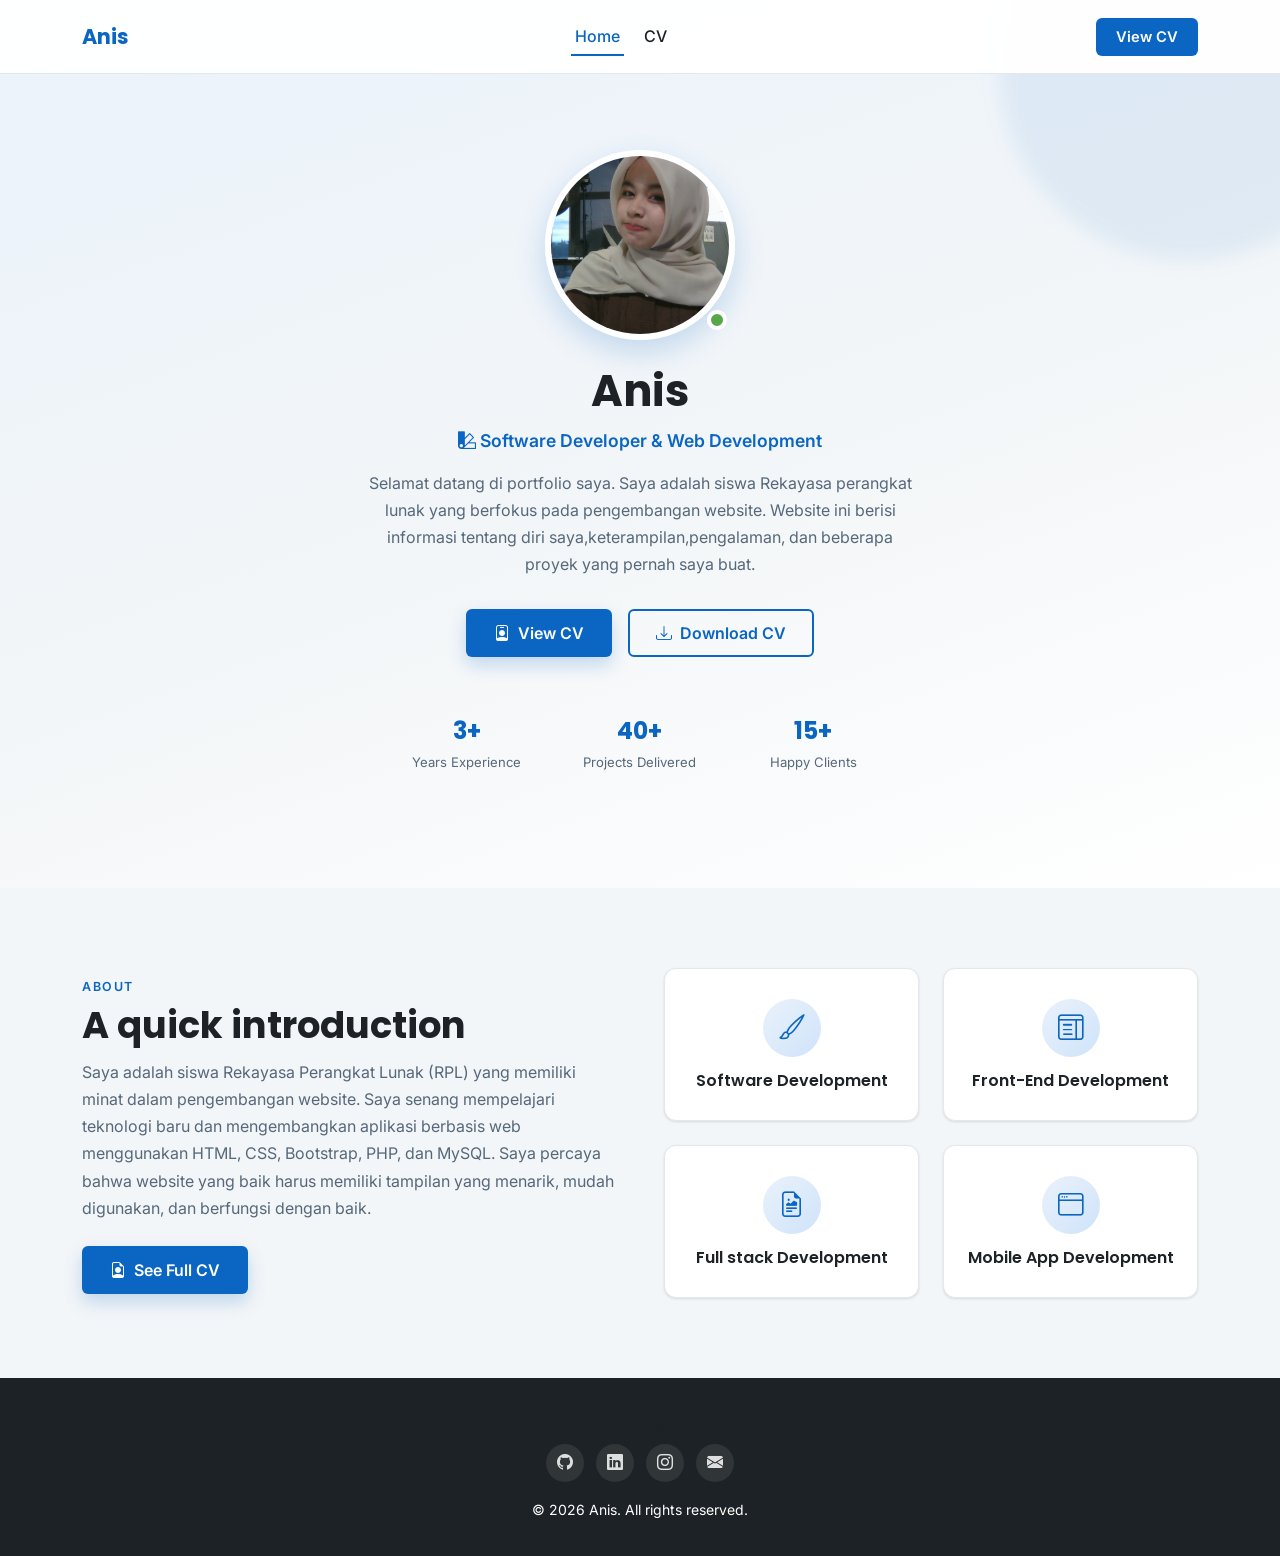
<file: index.html>
<!DOCTYPE html>
<html lang="en">
<head>
  <meta charset="UTF-8">
  <meta name="viewport" content="width=device-width, initial-scale=1.0">
  <title>Anis — Software Developer</title>
  <meta name="description" content="Personal portfolio of Anis, Graphic Designer. View home and CV.">

  <!-- Google Fonts -->
  <link rel="preconnect" href="https://fonts.googleapis.com">
  <link rel="preconnect" href="https://fonts.gstatic.com" crossorigin>
  <link href="https://fonts.googleapis.com/css2?family=Inter:wght@400;500;600&family=Poppins:wght@500;600;700&display=swap" rel="stylesheet">

  <!-- Bootstrap 5 CSS (CDN) -->
  <link href="https://cdn.jsdelivr.net/npm/bootstrap@5.3.3/dist/css/bootstrap.min.css" rel="stylesheet">

  <!-- Bootstrap Icons (CDN) -->
  <link rel="stylesheet" href="https://cdn.jsdelivr.net/npm/bootstrap-icons@1.11.3/font/bootstrap-icons.css">

  <!-- Custom stylesheet -->
  <link rel="stylesheet" href="style.css">
</head>
<body>

  <!-- =====================================================
       NAVBAR — hanya Home & CV
  ====================================================== -->
  <nav class="navbar navbar-expand-lg navbar-custom fixed-top">
    <div class="container">
      <a class="navbar-brand navbar-brand-custom" href="index.html">Anis</a>

      <button class="navbar-toggler border-0" type="button" data-bs-toggle="collapse" data-bs-target="#mainNavbar" aria-controls="mainNavbar" aria-expanded="false" aria-label="Toggle navigation">
        <i class="bi bi-list fs-1 text-primary-custom"></i>
      </button>

      <div class="collapse navbar-collapse" id="mainNavbar">
        <ul class="navbar-nav mx-auto mt-3 mt-lg-0">
          <li class="nav-item"><a class="nav-link active" href="#home">Home</a></li>
          <li class="nav-item"><a class="nav-link" href="cv.html">CV</a></li>
        </ul>
        <a href="cv.html" class="btn btn-contact-nav mt-3 mt-lg-0">View CV</a>
      </div>
    </div>
  </nav>

  <main>
    <!-- =====================================================
         HERO SECTION
    ====================================================== -->
    <section id="home" class="hero-section text-center">
      <div class="container">
        <div class="hero-avatar-wrap hero-animate">
          <img src="profile.jpg" alt="Kelly Adams profile photo">
          <span class="hero-status-badge" title="Open to work"></span>
        </div>

        <h1 class="hero-name hero-animate delay-1">Anis</h1>
        <p class="hero-role hero-animate delay-1">
          <i class="bi bi-palette2 me-1"></i>Software Developer &amp; Web Development
        </p>
        <p class="hero-desc hero-animate delay-2">
          Selamat datang di portfolio saya. Saya adalah siswa Rekayasa perangkat lunak yang berfokus pada
          pengembangan website. Website ini berisi informasi tentang diri saya,keterampilan,pengalaman, dan beberapa proyek yang pernah saya buat.
        </p>

        <div class="d-flex flex-column flex-sm-row justify-content-center gap-3 hero-animate delay-3">
          <a href="cv.html" class="btn btn-hero-primary">
            <i class="bi bi-person-badge me-2"></i>View CV
          </a>
          <a href="assets/CV-Kelly-Adams.pdf" class="btn btn-hero-outline js-download-cv" download>
            <i class="bi bi-download me-2"></i>Download CV
          </a>
        </div>

        <!-- Ringkas angka pencapaian -->
        <div class="row hero-stats fade-in">
          <div class="col-4 stat-box">
            <div class="stat-num">3+</div>
            <div class="stat-label">Years Experience</div>
          </div>
          <div class="col-4 stat-box">
            <div class="stat-num">40+</div>
            <div class="stat-label">Projects Delivered</div>
          </div>
          <div class="col-4 stat-box">
            <div class="stat-num">15+</div>
            <div class="stat-label">Happy Clients</div>
          </div>
        </div>
      </div>
    </section>

    <!-- =====================================================
         RINGKASAN SINGKAT — cukup untuk mengarahkan ke CV
    ====================================================== -->
    <section id="about-brief" class="bg-soft">
      <div class="container">
        <div class="row align-items-center g-5">
          <div class="col-lg-6 fade-in">
            <span class="section-eyebrow">About</span>
            <h2 class="section-title">A quick introduction</h2>
            <p style="color: var(--color-text-muted);">
              Saya adalah siswa Rekayasa Perangkat Lunak (RPL) yang memiliki minat dalam
              pengembangan website. Saya senang mempelajari teknologi baru dan mengembangkan 
              aplikasi berbasis web menggunakan HTML, CSS, Bootstrap, PHP, dan MySQL.
              Saya percaya bahwa website yang baik harus memiliki tampilan yang menarik, mudah digunakan, dan berfungsi dengan baik.
            </p>
            <a href="cv.html" class="btn btn-hero-primary mt-2">
              <i class="bi bi-file-earmark-person me-2"></i>See Full CV
            </a>
          </div>

          <div class="col-lg-6">
            <div class="row g-4">
              <div class="col-6 fade-in">
                <div class="card-custom skill-card">
                  <div class="skill-icon"><i class="bi bi-brush"></i></div>
                  <h6>Software Development</h6>
                </div>
              </div>
              <div class="col-6 fade-in">
                <div class="card-custom skill-card">
                  <div class="skill-icon"><i class="bi bi-layout-text-window"></i></div>
                  <h6>Front-End Development</h6>
                </div>
              </div>
              <div class="col-6 fade-in">
                <div class="card-custom skill-card">
                  <div class="skill-icon"><i class="bi bi-file-earmark-richtext"></i></div>
                  <h6>Full stack Development</h6>
                </div>
              </div>
              <div class="col-6 fade-in">
                <div class="card-custom skill-card">
                  <div class="skill-icon"><i class="bi bi-window"></i></div>
                  <h6>Mobile App Development</h6>
                </div>
              </div>
            </div>
          </div>
        </div>
      </div>
    </section>
  </main>

  <!-- =====================================================
       FOOTER
  ====================================================== -->
  <footer class="footer-custom text-center">
    <div class="container">
      <h5 class="fw-bold mb-2">Anis</h5>
      <div class="footer-social mb-3">
        <a href="https://github.com/" target="_blank" rel="noopener" aria-label="GitHub"><i class="bi bi-github"></i></a>
        <a href="https://linkedin.com/" target="_blank" rel="noopener" aria-label="LinkedIn"><i class="bi bi-linkedin"></i></a>
        <a href="https://instagram.com/" target="_blank" rel="noopener" aria-label="Instagram"><i class="bi bi-instagram"></i></a>
        <a href="mailto:anis87@gmail.com" aria-label="Email"><i class="bi bi-envelope-fill"></i></a>
      </div>
      <p class="mb-0 small">&copy; <span class="current-year">2026</span> Anis. All rights reserved.</p>
    </div>
  </footer>

  <button id="scrollTopBtn" class="btn-scroll-top" aria-label="Back to top">
    <i class="bi bi-arrow-up"></i>
  </button>

  <!-- Bootstrap 5 JS Bundle (CDN) -->
  <script src="https://cdn.jsdelivr.net/npm/bootstrap@5.3.3/dist/js/bootstrap.bundle.min.js"></script>
  <script src="script.js"></script>
</body>
</html>
</file>
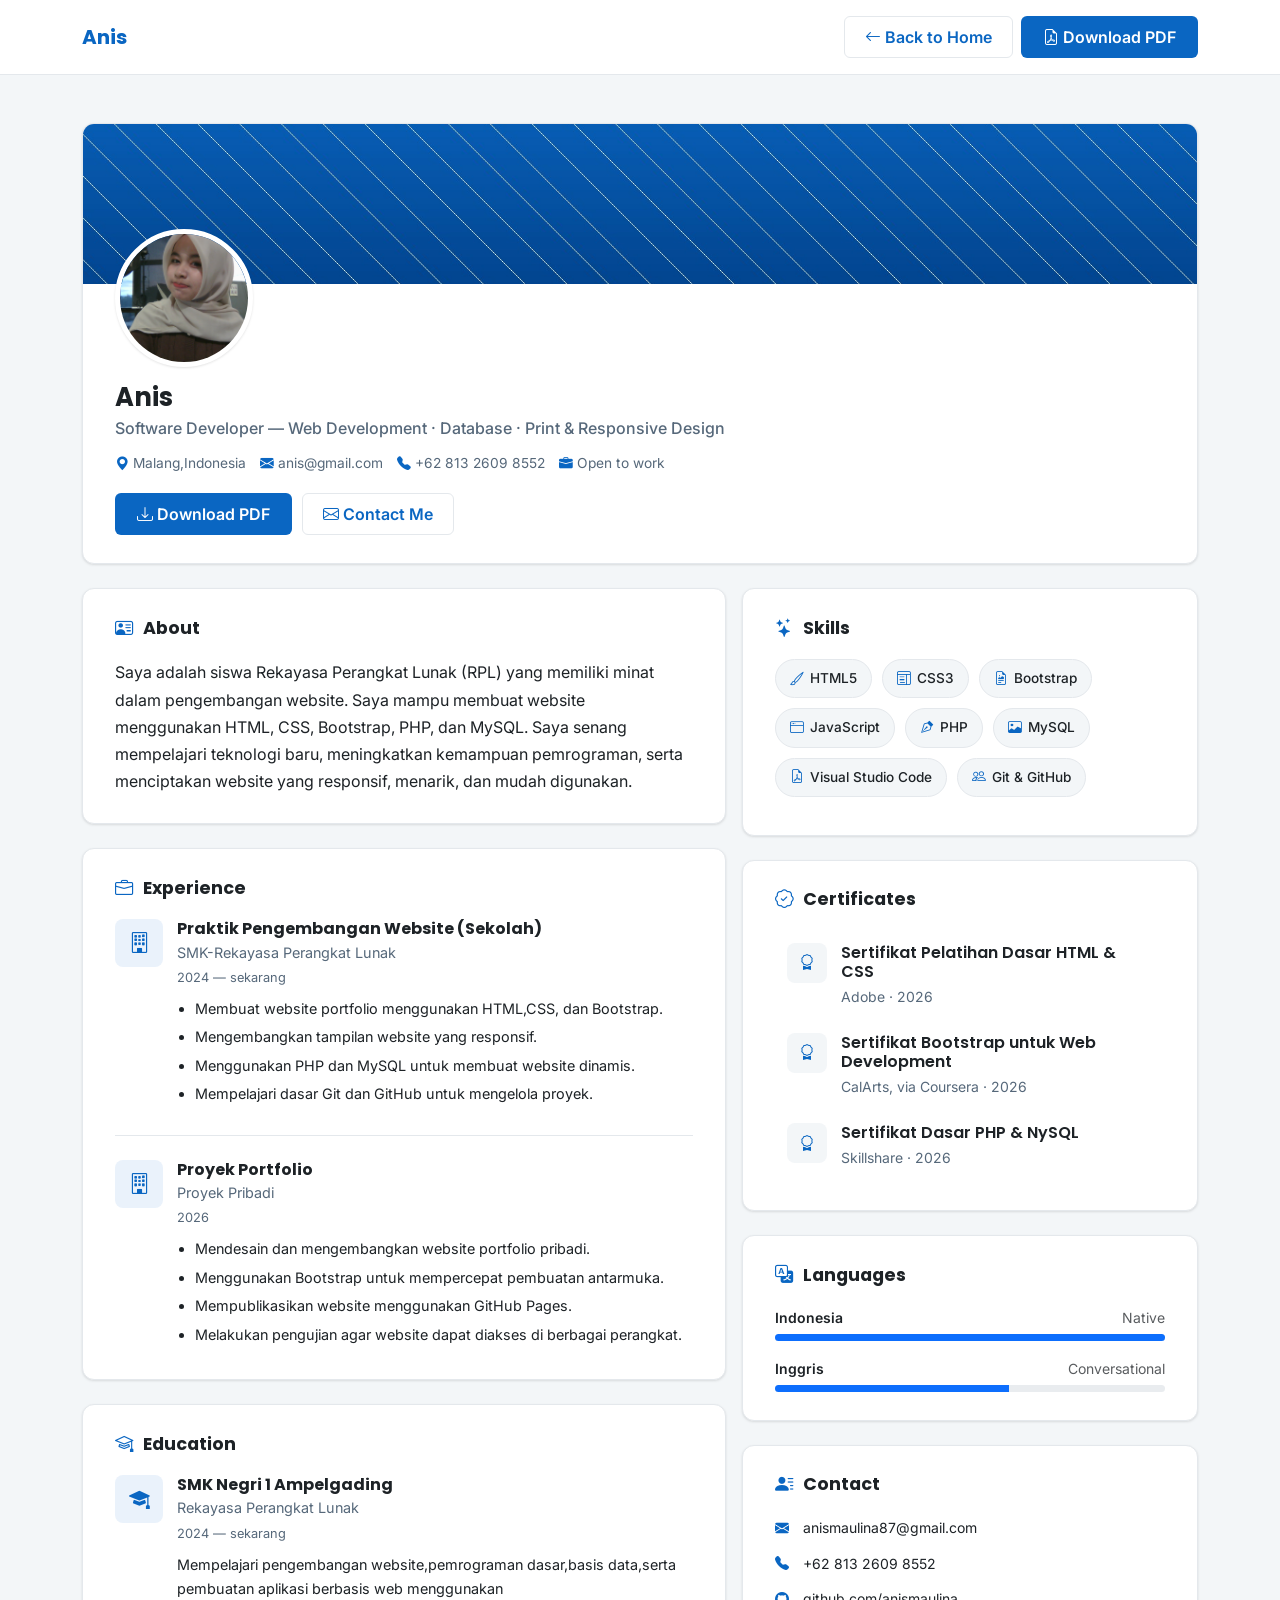
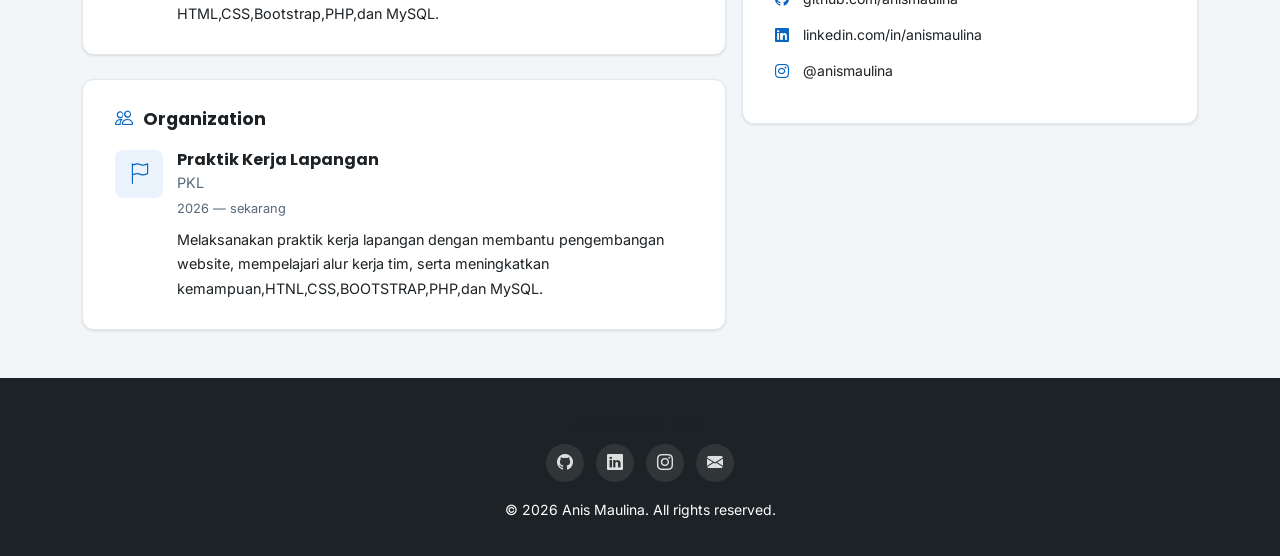
<file: cv.html>
<!DOCTYPE html>
<html lang="en">
<head>
  <meta charset="UTF-8">
  <meta name="viewport" content="width=device-width, initial-scale=1.0">
  <title>CV — Anis | Software Developer</title>
  <meta name="description" content="Curriculum Vitae of Kelly Adams, Graphic Designer, in a LinkedIn-style profile layout.">

  <!-- Google Fonts -->
  <link rel="preconnect" href="https://fonts.googleapis.com">
  <link rel="preconnect" href="https://fonts.gstatic.com" crossorigin>
  <link href="https://fonts.googleapis.com/css2?family=Inter:wght@400;500;600&family=Poppins:wght@500;600;700&display=swap" rel="stylesheet">

  <!-- Bootstrap 5 CSS (CDN) -->
  <link href="https://cdn.jsdelivr.net/npm/bootstrap@5.3.3/dist/css/bootstrap.min.css" rel="stylesheet">

  <!-- Bootstrap Icons (CDN) -->
  <link rel="stylesheet" href="https://cdn.jsdelivr.net/npm/bootstrap-icons@1.11.3/font/bootstrap-icons.css">

  <!-- Custom stylesheet -->
  <link rel="stylesheet" href="style.css">
</head>
<body class="bg-soft">

  <!-- =====================================================
       ACTION BAR — Kembali ke Home / Download PDF
  ====================================================== -->
  <div class="cv-page-actions">
    <div class="container d-flex justify-content-between align-items-center flex-wrap gap-2">
      <a href="index.html" class="navbar-brand-custom fs-5">Anis</a>
      <div class="d-flex gap-2">
        <a href="index.html" class="btn btn-cv-back">
          <i class="bi bi-arrow-left me-1"></i>Back to Home
        </a>
        <a href="assets/CV-Anis.pdf" class="btn btn-cv-download js-download-cv" download>
          <i class="bi bi-file-earmark-pdf me-1"></i>Download PDF
        </a>
      </div>
    </div>
  </div>

  <main class="py-5">
    <div class="container">

      <!-- =====================================================
           PROFILE CARD — ala header profil LinkedIn
      ====================================================== -->
      <div class="linkedin-profile-card fade-in">
        <div class="profile-cover" style="background-image:url('cover-banner.jpg'); background-size: cover; background-position: center;"></div>
        <div class="profile-body">
          <img src="profile.jpg" alt="Anis profile photo" class="profile-avatar">

          <h1 class="profile-name">Anis</h1>
          <p class="profile-headline">Software Developer — Web Development · Database · Print &amp; Responsive Design </p>

          <div class="profile-meta">
            <span><i class="bi bi-geo-alt-fill"></i>Malang,Indonesia</span>
            <span><i class="bi bi-envelope-fill"></i>anis@gmail.com</span>
            <span><i class="bi bi-telephone-fill"></i>+62 813 2609 8552</span>
            <span><i class="bi bi-briefcase-fill"></i>Open to work</span>
          </div>

          <div class="profile-actions">
            <a href="CV-Anis.pdf" class="btn btn-cv-download js-download-cv" download>
              <i class="bi bi-download me-1"></i>Download PDF
            </a>
            <a href="mailto:anis@email.com" class="btn btn-cv-back">
              <i class="bi bi-envelope me-1"></i>Contact Me
            </a>
          </div>
        </div>
      </div>

      <div class="row g-4 cv-layout">
        <!-- ============ MAIN COLUMN ============ -->
        <div class="col-lg-7">

          <!-- About -->
          <div class="cv-section-card fade-in">
            <h2 class="cv-section-title"><i class="bi bi-person-vcard"></i>About</h2>
            <p class="mb-0" style="color: var(--color-text);">
              Saya adalah siswa Rekayasa Perangkat Lunak (RPL) yang memiliki minat dalam pengembangan website. 
              Saya mampu membuat website menggunakan HTML, CSS, Bootstrap, PHP, dan MySQL. 
              Saya senang mempelajari teknologi baru, meningkatkan kemampuan pemrograman, serta menciptakan website yang responsif, menarik, dan mudah digunakan.
            </p>
          </div>

          <!-- Experience -->
          <div class="cv-section-card fade-in">
            <h2 class="cv-section-title"><i class="bi bi-briefcase"></i>Experience</h2>

            <div class="cv-timeline-item">
              <div class="cv-timeline-logo"><i class="bi bi-building"></i></div>
              <div class="flex-grow-1">
                <h6>Praktik Pengembangan Website (Sekolah)</h6>
                <p class="cv-timeline-sub">SMK-Rekayasa Perangkat Lunak</p>
                <span class="cv-timeline-date">2024 — sekarang</span>
                <ul>
                  <li>Membuat website portfolio menggunakan HTML,CSS, dan Bootstrap.</li>
                  <li>Mengembangkan tampilan website yang responsif.</li>
                  <li>Menggunakan PHP dan MySQL untuk membuat website dinamis.</li>
                  <li>Mempelajari dasar Git dan GitHub untuk mengelola proyek.</li>
                </ul>
              </div>
            </div>

            <div class="cv-timeline-item">
              <div class="cv-timeline-logo"><i class="bi bi-building"></i></div>
              <div class="flex-grow-1">
                <h6>Proyek Portfolio</h6>
                <p class="cv-timeline-sub">Proyek Pribadi</p>
                <span class="cv-timeline-date">2026</span>
                <ul>
                  <li>Mendesain dan mengembangkan website portfolio pribadi.</li>
                  <li>Menggunakan Bootstrap untuk mempercepat pembuatan antarmuka.</li>
                  <li>Mempublikasikan website menggunakan GitHub Pages.</li>
                  <li>Melakukan pengujian agar website dapat diakses di berbagai perangkat.</li>
                </ul>
              </div>
            </div>
          </div>

          <!-- Education -->
          <div class="cv-section-card fade-in">
            <h2 class="cv-section-title"><i class="bi bi-mortarboard"></i>Education</h2>

            <div class="cv-timeline-item">
              <div class="cv-timeline-logo"><i class="bi bi-mortarboard-fill"></i></div>
              <div class="flex-grow-1">
                <h6>SMK Negri 1 Ampelgading</h6>
                <p class="cv-timeline-sub">Rekayasa Perangkat Lunak </p>
                <span class="cv-timeline-date">2024 — sekarang</span>
                <p class="desc">Mempelajari pengembangan website,pemrograman dasar,basis data,serta pembuatan aplikasi berbasis web menggunakan HTML,CSS,Bootstrap,PHP,dan MySQL.</p>
              </div>
            </div>

            <!--div class="cv-timeline-item">
              <div class="cv-timeline-logo"><i class="bi bi-mortarboard-fill"></i></div>
              <div class="flex-grow-1">
                <h6>Bachelor of Fine Arts, Graphic Design</h6>
                <p class="cv-timeline-sub">Rochester Institute of Technology, Rochester, NY</p>
                <span class="cv-timeline-date">2022 — 2026</span>
                <p class="desc">Built a strong foundation in design fundamentals, print production, and digital media across a four-year studio program.</p>
          </div-->
          </div>

          <!-- Organization -->
          <div class="cv-section-card fade-in mb-0">
            <h2 class="cv-section-title"><i class="bi bi-people"></i>Organization</h2>

            <div class="cv-timeline-item">
              <div class="cv-timeline-logo"><i class="bi bi-flag"></i></div>
              <div class="flex-grow-1">
                <h6>Praktik Kerja Lapangan</h6>
                <p class="cv-timeline-sub">PKL</p>
                <span class="cv-timeline-date">2026 — sekarang</span>
                <p class="desc">Melaksanakan praktik kerja lapangan dengan membantu pengembangan website, mempelajari alur kerja tim, serta meningkatkan kemampuan,HTNL,CSS,BOOTSTRAP,PHP,dan MySQL.</p>
              </div>
            </div>
          </div>

        </div>

        <!-- ============ SIDE COLUMN ============ -->
        <div class="col-lg-5">

          <!-- Skills -->
          <div class="cv-section-card fade-in">
            <h2 class="cv-section-title"><i class="bi bi-stars"></i>Skills</h2>
            <div>
              <span class="cv-skill-badge"><i class="bi bi-brush"></i>HTML5</span>
              <span class="cv-skill-badge"><i class="bi bi-layout-text-window"></i>CSS3</span>
              <span class="cv-skill-badge"><i class="bi bi-file-earmark-richtext"></i>Bootstrap</span>
              <span class="cv-skill-badge"><i class="bi bi-window"></i>JavaScript</span>
              <span class="cv-skill-badge"><i class="bi bi-vector-pen"></i>PHP</span>
              <span class="cv-skill-badge"><i class="bi bi-image"></i>MySQL</span>
              <span class="cv-skill-badge"><i class="bi bi-file-earmark-pdf"></i>Visual Studio Code</span>
              <span class="cv-skill-badge"><i class="bi bi-people"></i>Git & GitHub </span>
            </div>
          </div>

          <!-- Certificates -->
          <div class="cv-section-card fade-in">
            <h2 class="cv-section-title"><i class="bi bi-patch-check"></i>Certificates</h2>

            <div class="cv-cert-item">
              <div class="cv-cert-icon"><i class="bi bi-award"></i></div>
              <div>
                <h6 class="mb-1 fw-semibold">Sertifikat Pelatihan Dasar HTML & CSS</h6>
                <p class="small mb-0" style="color: var(--color-text-muted);">Adobe · 2026</p>
              </div>
            </div>

            <div class="cv-cert-item">
              <div class="cv-cert-icon"><i class="bi bi-award"></i></div>
              <div>
                <h6 class="mb-1 fw-semibold">Sertifikat Bootstrap untuk Web Development</h6>
                <p class="small mb-0" style="color: var(--color-text-muted);">CalArts, via Coursera · 2026</p>
              </div>
            </div>

            <div class="cv-cert-item">
              <div class="cv-cert-icon"><i class="bi bi-award"></i></div>
              <div>
                <h6 class="mb-1 fw-semibold">Sertifikat Dasar PHP & NySQL</h6>
                <p class="small mb-0" style="color: var(--color-text-muted);">Skillshare · 2026</p>
              </div>
            </div>
          </div>

          <!-- Languages -->
          <div class="cv-section-card fade-in">
            <h2 class="cv-section-title"><i class="bi bi-translate"></i>Languages</h2>

            <div class="mb-3">
              <div class="d-flex justify-content-between small mb-1">
                <span class="fw-semibold">Indonesia</span>
                <span class="text-muted">Native</span>
              </div>
              <div class="progress" style="height:7px; border-radius:4px;">
                <div class="progress-bar bg-primary" style="width: 100%"></div>
              </div>
            </div>

            <div class="mb-0">
              <div class="d-flex justify-content-between small mb-1">
                <span class="fw-semibold">Inggris</span>
                <span class="text-muted">Conversational</span>
              </div>
              <div class="progress" style="height:7px; border-radius:4px;">
                <div class="progress-bar bg-primary" style="width: 60%"></div>
              </div>
            </div>
          </div>

          <!-- Contact -->
          <div class="cv-section-card fade-in mb-0">
            <h2 class="cv-section-title"><i class="bi bi-person-lines-fill"></i>Contact</h2>
            <ul class="list-unstyled mb-0 small cv-contact-list">
              <li><i class="bi bi-envelope-fill"></i><a href="mailto:anismaulina87@gmail.com">anismaulina87@gmail.com</a></li>
              <li><i class="bi bi-telephone-fill"></i><a href="tel:+6281326098552">+62 813 2609 8552</a></li>
              <li><i class="bi bi-github"></i><a href="https://github.com/" target="_blank" rel="noopener">github.com/anismaulina</a></li>
              <li><i class="bi bi-linkedin"></i><a href="https://linkedin.com/" target="_blank" rel="noopener">linkedin.com/in/anismaulina</a></li>
              <li><i class="bi bi-instagram"></i><a href="https://instagram.com/" target="_blank" rel="noopener">@anismaulina</a></li>
            </ul>
          </div>

        </div>
      </div>
    </div>
  </main>

  <!-- =====================================================
       FOOTER
  ====================================================== -->
  <footer class="footer-custom text-center">
    <div class="container">
      <h5 class="fw-bold mb-2">Anis Maulina</h5>
      <div class="footer-social mb-3">
        <a href="https://github.com/" target="_blank" rel="noopener" aria-label="GitHub"><i class="bi bi-github"></i></a>
        <a href="https://linkedin.com/" target="_blank" rel="noopener" aria-label="LinkedIn"><i class="bi bi-linkedin"></i></a>
        <a href="https://instagram.com/" target="_blank" rel="noopener" aria-label="Instagram"><i class="bi bi-instagram"></i></a>
        <a href="mailto:anismaulina87@gmail.com" aria-label="Email"><i class="bi bi-envelope-fill"></i></a>
      </div>
      <p class="mb-0 small">&copy; <span class="current-year">2026</span> Anis Maulina. All rights reserved.</p>
    </div>
  </footer>

  <button id="scrollTopBtn" class="btn-scroll-top" aria-label="Back to top">
    <i class="bi bi-arrow-up"></i>
  </button>

  <!-- Bootstrap 5 JS Bundle (CDN) -->
  <script src="https://cdn.jsdelivr.net/npm/bootstrap@5.3.3/dist/js/bootstrap.bundle.min.js"></script>
  <script src="script.js"></script>
</body>
</html>
</file>
<file: style.css>
/* =========================================================
   KELLY ADAMS — PORTFOLIO (HOME + CV)
   Gaya: bersih, profesional, terinspirasi LinkedIn
   ========================================================= */

/* ---------- 1. DESIGN TOKENS ---------- */
:root {
  --color-primary: #0A66C2;   /* LinkedIn blue */
  --color-primary-dark: #004182;
  --color-bg: #F3F6F8;        /* LinkedIn light gray background */
  --color-card: #FFFFFF;
  --color-text: #1D2226;
  --color-text-muted: #56687A;
  --color-border: #E4E8EC;

  --radius-lg: 12px;
  --radius-md: 10px;
  --radius-sm: 8px;

  --shadow-soft: 0 1px 3px rgba(0, 0, 0, 0.08), 0 1px 2px rgba(0, 0, 0, 0.04);
  --shadow-hover: 0 10px 26px rgba(10, 102, 194, 0.16);

  --transition-base: all 0.3s ease;

  --font-display: 'Poppins', sans-serif;
  --font-body: 'Inter', sans-serif;
}

/* ---------- 2. RESET & BASE ---------- */
html { scroll-behavior: smooth; }

body {
  font-family: var(--font-body);
  color: var(--color-text);
  background-color: var(--color-bg);
  line-height: 1.7;
}

h1, h2, h3, h4, h5, h6 {
  font-family: var(--font-display);
  font-weight: 600;
  color: var(--color-text);
}

a { text-decoration: none; transition: var(--transition-base); }

::selection { background: #CFE3FA; color: var(--color-text); }

::-webkit-scrollbar { width: 10px; }
::-webkit-scrollbar-track { background: var(--color-bg); }
::-webkit-scrollbar-thumb { background: #C6D3DD; border-radius: 10px; }
::-webkit-scrollbar-thumb:hover { background: var(--color-primary); }

section { padding: 80px 0; scroll-margin-top: 80px; }

.text-primary-custom { color: var(--color-primary) !important; }
.bg-soft { background-color: var(--color-bg); }

.section-eyebrow {
  font-size: 0.78rem;
  font-weight: 600;
  letter-spacing: 1.5px;
  text-transform: uppercase;
  color: var(--color-primary);
  margin-bottom: 6px;
  display: inline-block;
}

.section-title {
  font-size: clamp(1.6rem, 3vw, 2.3rem);
  font-weight: 700;
  margin-bottom: 0.75rem;
}

.section-subtitle {
  color: var(--color-text-muted);
  max-width: 600px;
  margin: 0 auto;
}

/* ---------- 3. FADE-IN SCROLL REVEAL ---------- */
.fade-in {
  opacity: 0;
  transform: translateY(22px);
  transition: opacity 0.7s ease, transform 0.7s ease;
}
.fade-in.is-visible { opacity: 1; transform: translateY(0); }

@keyframes heroFade {
  from { opacity: 0; transform: translateY(14px); }
  to   { opacity: 1; transform: translateY(0); }
}
.hero-animate { animation: heroFade 0.9s ease forwards; }
.hero-animate.delay-1 { animation-delay: 0.15s; opacity: 0; }
.hero-animate.delay-2 { animation-delay: 0.3s; opacity: 0; }
.hero-animate.delay-3 { animation-delay: 0.45s; opacity: 0; }

/* ---------- 4. NAVBAR (hanya Home & CV) ---------- */
.navbar-custom {
  background-color: rgba(255, 255, 255, 0.95);
  backdrop-filter: blur(10px);
  box-shadow: 0 1px 0 var(--color-border);
  padding-top: 14px;
  padding-bottom: 14px;
  transition: var(--transition-base);
}

.navbar-brand-custom {
  font-family: var(--font-display);
  font-weight: 700;
  font-size: 1.3rem;
  color: var(--color-primary) !important;
}

.navbar-custom .nav-link {
  font-weight: 500;
  color: var(--color-text) !important;
  margin: 0 8px;
  position: relative;
  padding: 6px 4px !important;
}

.navbar-custom .nav-link::after {
  content: '';
  position: absolute;
  left: 0;
  bottom: 0;
  width: 0%;
  height: 2px;
  background-color: var(--color-primary);
  transition: width 0.3s ease;
}

.navbar-custom .nav-link:hover::after,
.navbar-custom .nav-link.active::after { width: 100%; }

.navbar-custom .nav-link:hover,
.navbar-custom .nav-link.active { color: var(--color-primary) !important; }

.btn-contact-nav {
  background-color: var(--color-primary);
  color: #fff !important;
  border-radius: 6px;
  padding: 8px 20px;
  font-weight: 600;
  font-size: 0.92rem;
  border: none;
  transition: var(--transition-base);
}

.btn-contact-nav:hover {
  background-color: var(--color-primary-dark);
  color: #fff !important;
  box-shadow: var(--shadow-hover);
}

/* ---------- 5. HERO SECTION ---------- */
.hero-section {
  position: relative;
  padding: 150px 0 100px;
  background: linear-gradient(160deg, #EAF2FB 0%, #F3F6F8 55%, #FFFFFF 100%);
  overflow: hidden;
}

.hero-section::before {
  content: '';
  position: absolute;
  width: 380px;
  height: 380px;
  border-radius: 50%;
  background: rgba(10, 102, 194, 0.08);
  top: -120px;
  right: -100px;
  filter: blur(10px);
}

.hero-section .container { position: relative; z-index: 1; }

.hero-avatar-wrap {
  position: relative;
  width: 190px;
  height: 190px;
  margin: 0 auto 26px;
}

.hero-avatar-wrap img {
  width: 100%;
  height: 100%;
  object-fit: cover;
  border-radius: 50%;
  border: 6px solid #fff;
  box-shadow: 0 12px 30px rgba(10, 102, 194, 0.2);
}

.hero-status-badge {
  position: absolute;
  bottom: 10px;
  right: 8px;
  background: #57A64A;
  width: 20px;
  height: 20px;
  border-radius: 50%;
  border: 4px solid #fff;
}

.hero-name {
  font-size: clamp(1.9rem, 4vw, 2.7rem);
  font-weight: 700;
}

.hero-role {
  font-size: 1.1rem;
  font-weight: 600;
  color: var(--color-primary);
  margin-bottom: 14px;
}

.hero-desc {
  max-width: 560px;
  margin: 0 auto 30px;
  color: var(--color-text-muted);
}

.btn-hero-primary {
  background-color: var(--color-primary);
  color: #fff;
  border: none;
  padding: 12px 28px;
  border-radius: 6px;
  font-weight: 600;
  transition: var(--transition-base);
  box-shadow: 0 8px 18px rgba(10, 102, 194, 0.22);
}

.btn-hero-primary:hover {
  background-color: var(--color-primary-dark);
  transform: translateY(-3px);
  box-shadow: 0 12px 24px rgba(0, 65, 130, 0.3);
  color: #fff;
}

.btn-hero-outline {
  background-color: transparent;
  color: var(--color-primary);
  border: 2px solid var(--color-primary);
  padding: 10px 26px;
  border-radius: 6px;
  font-weight: 600;
  transition: var(--transition-base);
}

.btn-hero-outline:hover {
  background-color: var(--color-primary);
  color: #fff;
  transform: translateY(-3px);
  box-shadow: var(--shadow-hover);
}

/* Highlight stat row di hero (dipakai di Home) */
.hero-stats {
  max-width: 520px;
  margin: 40px auto 0;
}
.hero-stats .stat-box {
  padding: 14px 8px;
}
.hero-stats .stat-num {
  font-family: var(--font-display);
  font-weight: 700;
  font-size: 1.5rem;
  color: var(--color-primary);
}
.hero-stats .stat-label {
  font-size: 0.82rem;
  color: var(--color-text-muted);
}

/* ---------- 6. CARD UMUM ---------- */
.card-custom {
  background-color: var(--color-card);
  border: 1px solid var(--color-border);
  border-radius: var(--radius-lg);
  box-shadow: var(--shadow-soft);
  transition: var(--transition-base);
  height: 100%;
}
.card-custom:hover {
  transform: translateY(-4px);
  box-shadow: var(--shadow-hover);
  border-color: var(--color-primary);
}

/* ---------- 7. HIGHLIGHT / FOKUS KEAHLIAN (Home) ---------- */
.focus-icon-box {
  width: 46px;
  height: 46px;
  min-width: 46px;
  border-radius: var(--radius-sm);
  background: linear-gradient(135deg, var(--color-primary), var(--color-primary-dark));
  color: #fff;
  display: flex;
  align-items: center;
  justify-content: center;
  font-size: 1.2rem;
}

.skill-card { text-align: center; padding: 30px 16px; }

.skill-icon {
  width: 58px;
  height: 58px;
  border-radius: 50%;
  background: linear-gradient(135deg, #EAF2FB, #CFE3FA);
  display: flex;
  align-items: center;
  justify-content: center;
  margin: 0 auto 14px;
  font-size: 1.6rem;
  color: var(--color-primary);
  transition: var(--transition-base);
}
.skill-card:hover .skill-icon {
  background: var(--color-primary);
  color: #fff;
  transform: scale(1.06);
}
.skill-card h6 { font-weight: 600; margin-bottom: 0; }

/* ---------- 8. FOOTER ---------- */
.footer-custom {
  background: #1D2226;
  color: #fff;
  padding: 34px 0;
}
.footer-custom a { color: #fff; opacity: 0.85; }
.footer-custom a:hover { opacity: 1; transform: translateY(-3px); display: inline-block; }

.footer-social a {
  width: 38px;
  height: 38px;
  border-radius: 50%;
  background: rgba(255, 255, 255, 0.1);
  display: inline-flex;
  align-items: center;
  justify-content: center;
  margin: 0 4px;
  transition: var(--transition-base);
}
.footer-social a:hover { background: var(--color-primary); color: #fff; transform: translateY(-4px); }

/* ---------- 9. SCROLL TO TOP ---------- */
.btn-scroll-top {
  position: fixed;
  bottom: 26px;
  right: 26px;
  width: 46px;
  height: 46px;
  border-radius: 50%;
  background-color: var(--color-primary);
  color: #fff;
  display: flex;
  align-items: center;
  justify-content: center;
  border: none;
  box-shadow: var(--shadow-hover);
  opacity: 0;
  visibility: hidden;
  transform: translateY(10px);
  transition: var(--transition-base);
  z-index: 999;
}
.btn-scroll-top.show { opacity: 1; visibility: visible; transform: translateY(0); }
.btn-scroll-top:hover { background-color: var(--color-primary-dark); }

/* =========================================================
   HALAMAN CV — bergaya profil LinkedIn
   ========================================================= */

.cv-page-actions {
  padding: 16px 0;
  background-color: #fff;
  border-bottom: 1px solid var(--color-border);
  position: sticky;
  top: 0;
  z-index: 50;
}

.btn-cv-download {
  background-color: var(--color-primary);
  color: #fff;
  border: none;
  padding: 9px 22px;
  border-radius: 6px;
  font-weight: 600;
  transition: var(--transition-base);
}
.btn-cv-download:hover {
  background-color: var(--color-primary-dark);
  color: #fff;
  box-shadow: var(--shadow-hover);
}

.btn-cv-back {
  background-color: #fff;
  color: var(--color-primary);
  border: 1.5px solid var(--color-border);
  padding: 8px 20px;
  border-radius: 6px;
  font-weight: 600;
  transition: var(--transition-base);
}
.btn-cv-back:hover {
  border-color: var(--color-primary);
  background-color: #EAF2FB;
}

/* Profile card ala LinkedIn: cover banner + avatar overlap */
.linkedin-profile-card {
  background-color: var(--color-card);
  border-radius: var(--radius-lg);
  overflow: hidden;
  box-shadow: var(--shadow-soft);
  border: 1px solid var(--color-border);
  margin-bottom: 24px;
}

.profile-cover {
  height: 160px;
  background: linear-gradient(120deg, #0A66C2, #004182);
  background-size: cover;
  background-position: center;
  position: relative;
}

.profile-body { padding: 0 32px 28px; position: relative; }

.profile-avatar {
  width: 138px;
  height: 138px;
  border-radius: 50%;
  border: 5px solid #fff;
  object-fit: cover;
  position: relative;
  top: -55px;
  margin-bottom: -40px;
  box-shadow: var(--shadow-soft);
  background: #fff;
}

.profile-name { font-size: 1.6rem; font-weight: 700; margin-bottom: 2px; }
.profile-headline { color: var(--color-text-muted); font-weight: 500; margin-bottom: 10px; }

.profile-meta {
  font-size: 0.86rem;
  color: var(--color-text-muted);
  display: flex;
  flex-wrap: wrap;
  gap: 14px;
}
.profile-meta span i { color: var(--color-primary); margin-right: 4px; }

.profile-actions { display: flex; gap: 10px; flex-wrap: wrap; margin-top: 18px; }

/* Section card generik pada CV (About, Experience, Education, dst) */
.cv-section-card {
  background-color: var(--color-card);
  border-radius: var(--radius-lg);
  box-shadow: var(--shadow-soft);
  border: 1px solid var(--color-border);
  padding: 28px 32px;
  margin-bottom: 24px;
}

.cv-section-title {
  font-size: 1.1rem;
  font-weight: 700;
  display: flex;
  align-items: center;
  gap: 10px;
  margin-bottom: 20px;
}
.cv-section-title i { color: var(--color-primary); font-size: 1.15rem; }

/* Timeline pengalaman & pendidikan (gaya list LinkedIn, bukan garis waktu berat) */
.cv-timeline-item {
  display: flex;
  gap: 16px;
  padding-bottom: 24px;
  border-bottom: 1px solid var(--color-border);
  margin-bottom: 24px;
}
.cv-timeline-item:last-child {
  border-bottom: none;
  margin-bottom: 0;
  padding-bottom: 0;
}

.cv-timeline-logo {
  width: 48px;
  height: 48px;
  min-width: 48px;
  border-radius: var(--radius-sm);
  background: #EAF2FB;
  color: var(--color-primary);
  display: flex;
  align-items: center;
  justify-content: center;
  font-size: 1.3rem;
}

.cv-timeline-item h6 { font-weight: 700; margin-bottom: 2px; }
.cv-timeline-sub { color: var(--color-text-muted); font-size: 0.9rem; margin-bottom: 2px; }
.cv-timeline-date {
  font-size: 0.8rem;
  color: var(--color-text-muted);
  margin-bottom: 8px;
  display: block;
}
.cv-timeline-item p.desc {
  font-size: 0.9rem;
  color: var(--color-text);
  margin-bottom: 0;
}
.cv-timeline-item ul {
  font-size: 0.9rem;
  color: var(--color-text);
  padding-left: 18px;
  margin-bottom: 0;
}
.cv-timeline-item ul li { margin-bottom: 4px; }

/* Skill badge di CV */
.cv-skill-badge {
  display: inline-flex;
  align-items: center;
  gap: 6px;
  background-color: var(--color-bg);
  color: var(--color-text);
  font-size: 0.85rem;
  font-weight: 500;
  padding: 7px 14px;
  border-radius: 50px;
  margin: 0 6px 10px 0;
  border: 1px solid var(--color-border);
  transition: var(--transition-base);
}
.cv-skill-badge:hover { background-color: var(--color-primary); color: #fff; border-color: var(--color-primary); }
.cv-skill-badge i { color: var(--color-primary); }
.cv-skill-badge:hover i { color: #fff; }

/* Sertifikat */
.cv-cert-item {
  display: flex;
  gap: 14px;
  align-items: flex-start;
  padding: 12px;
  border-radius: var(--radius-md);
  transition: var(--transition-base);
}
.cv-cert-item:hover { background-color: var(--color-bg); }
.cv-cert-icon {
  width: 40px;
  height: 40px;
  min-width: 40px;
  border-radius: var(--radius-sm);
  background: var(--color-bg);
  color: var(--color-primary);
  display: flex;
  align-items: center;
  justify-content: center;
}

/* Kontak list di CV */
.cv-contact-list li {
  display: flex;
  align-items: center;
  gap: 10px;
  margin-bottom: 12px;
}
.cv-contact-list a { color: var(--color-text); }
.cv-contact-list a:hover { color: var(--color-primary); }
.cv-contact-list i { color: var(--color-primary); width: 18px; }

/* ---------- 10. LAYOUT CV TIGHTER ---------- */
.cv-layout {
  --bs-gutter-x: 1rem;
  --bs-gutter-y: 1rem;
}

.cv-layout > [class*="col-"] {
  min-width: 0;
}

.cv-section-card,
.linkedin-profile-card {
  transition: box-shadow 0.3s ease, transform 0.3s ease;
}

.cv-section-card:hover,
.linkedin-profile-card:hover {
  transform: translateY(-2px);
  box-shadow: 0 12px 24px rgba(10, 102, 194, 0.12);
}

.profile-meta {
  row-gap: 8px;
}

.cv-timeline-item {
  gap: 14px;
}

@media (max-width: 991.98px) {
  .cv-layout > [class*="col-"] + [class*="col-"] {
    margin-top: 0;
  }
}

/* ---------- 11. RESPONSIVE ---------- */
@media (max-width: 767.98px) {
  section { padding: 56px 0; }
  .hero-section { padding: 120px 0 60px; }
  .cv-section-card { padding: 22px; }
  .profile-body { padding: 0 20px 24px; }
  .profile-avatar { width: 108px; height: 108px; top: -40px; margin-bottom: -28px; }
  .profile-meta { gap: 10px; }
  .profile-actions { flex-direction: column; align-items: stretch; }
  .cv-timeline-item { gap: 12px; }
}

@media (prefers-reduced-motion: reduce) {
  *, *::before, *::after {
    animation-duration: 0.001ms !important;
    animation-iteration-count: 1 !important;
    transition-duration: 0.001ms !important;
    scroll-behavior: auto !important;
  }
}
</file>
